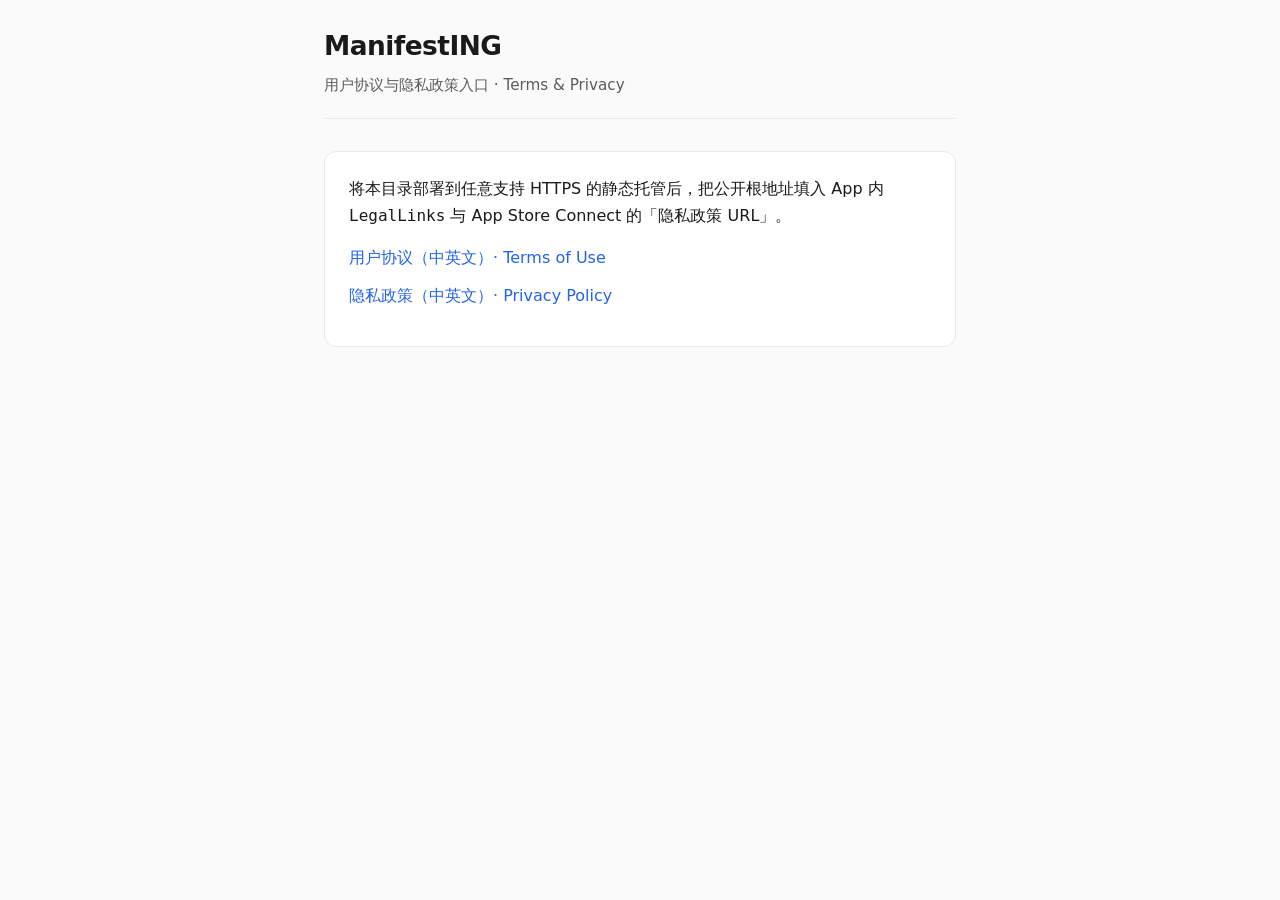
<file: index.html>
<!DOCTYPE html>
<html lang="zh-Hans">
<head>
  <meta charset="utf-8" />
  <meta name="viewport" content="width=device-width, initial-scale=1" />
  <title>ManifestING — Legal</title>
  <link rel="stylesheet" href="styles.css" />
</head>
<body>
  <div class="wrap">
    <header class="doc-header">
      <h1>ManifestING</h1>
      <p class="subtitle">用户协议与隐私政策入口 · Terms &amp; Privacy</p>
    </header>
    <div class="index-card">
      <p class="note" style="margin-top:0">将本目录部署到任意支持 HTTPS 的静态托管后，把公开根地址填入 App 内 <code>LegalLinks</code> 与 App Store Connect 的「隐私政策 URL」。</p>
      <ul>
        <li><a href="terms.html">用户协议（中英文）· Terms of Use</a></li>
        <li><a href="privacy.html">隐私政策（中英文）· Privacy Policy</a></li>
      </ul>
    </div>
  </div>
</body>
</html>
</file>
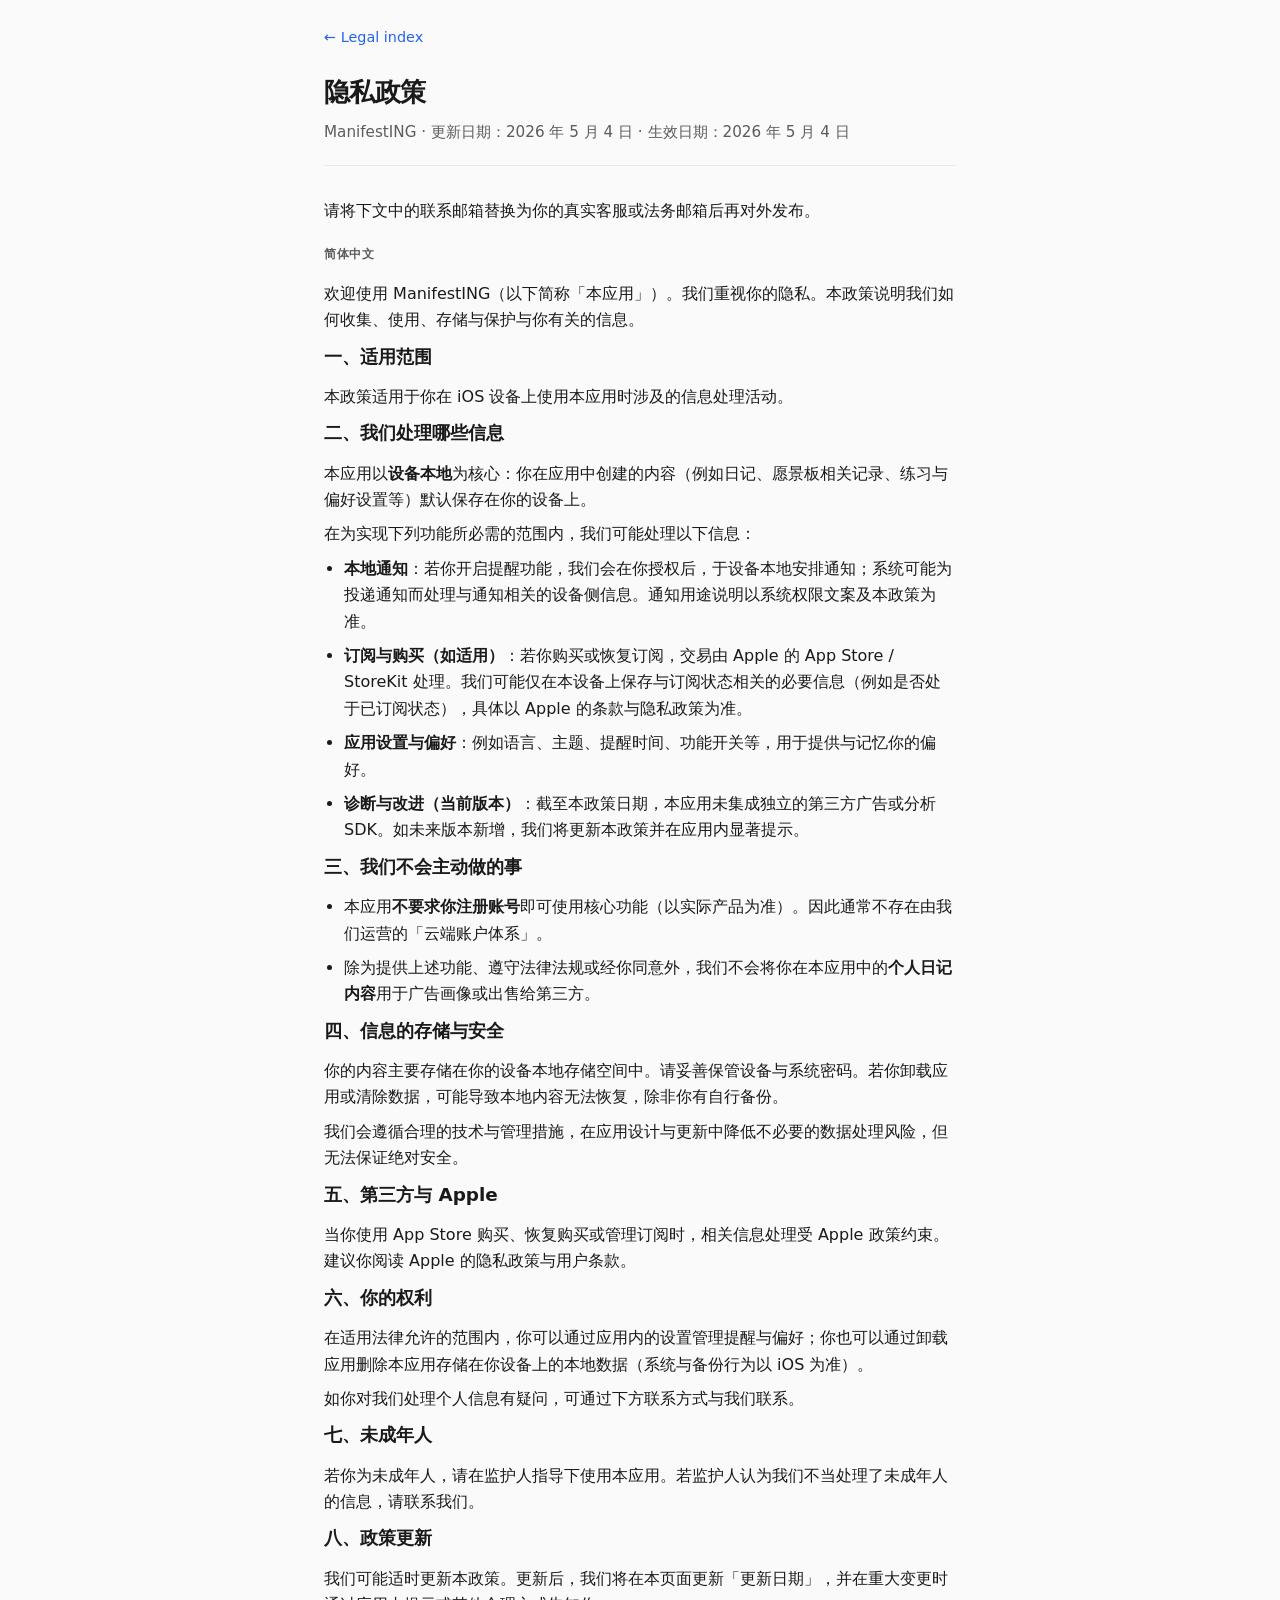
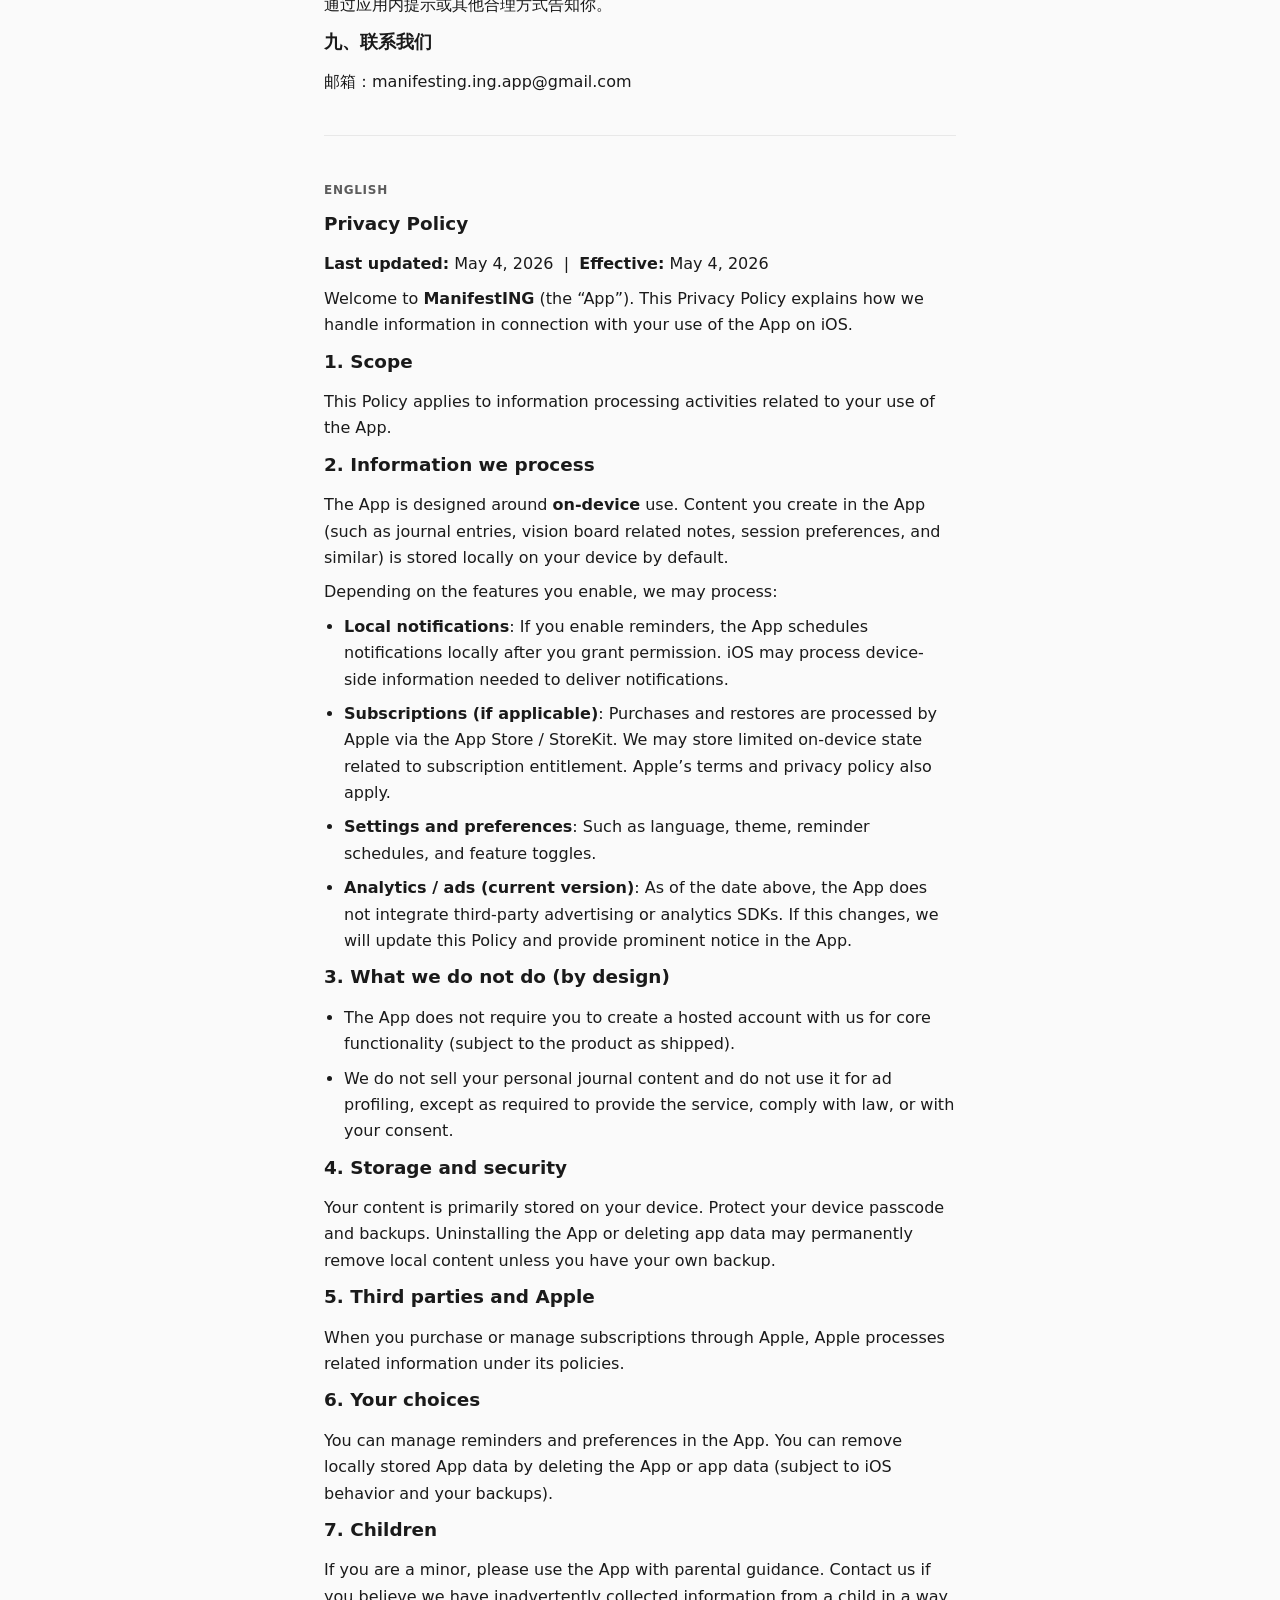
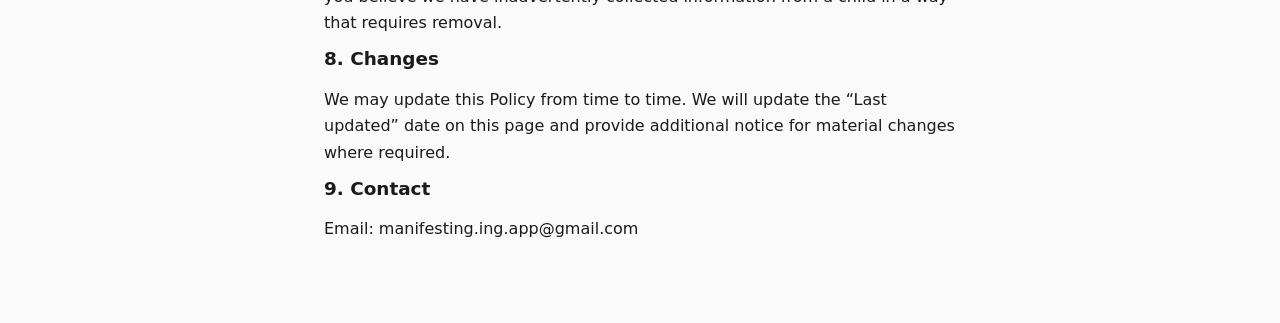
<file: privacy.html>
<!DOCTYPE html>
<html lang="zh-Hans">
<head>
  <meta charset="utf-8" />
  <meta name="viewport" content="width=device-width, initial-scale=1" />
  <title>ManifestING — 隐私政策 · Privacy Policy</title>
  <link rel="stylesheet" href="styles.css" />
</head>
<body>
  <div class="wrap">
    <nav class="back"><a href="index.html">← Legal index</a></nav>
    <header class="doc-header">
      <h1>隐私政策</h1>
      <p class="subtitle">ManifestING · 更新日期：2026 年 5 月 4 日 · 生效日期：2026 年 5 月 4 日</p>
    </header>

    <p class="note" style="margin-top:0">请将下文中的联系邮箱替换为你的真实客服或法务邮箱后再对外发布。</p>

    <section class="block" lang="zh-Hans">
      <span class="lang-label">简体中文</span>
      <p>欢迎使用 ManifestING（以下简称「本应用」）。我们重视你的隐私。本政策说明我们如何收集、使用、存储与保护与你有关的信息。</p>

      <h2>一、适用范围</h2>
      <p>本政策适用于你在 iOS 设备上使用本应用时涉及的信息处理活动。</p>

      <h2>二、我们处理哪些信息</h2>
      <p>本应用以<strong>设备本地</strong>为核心：你在应用中创建的内容（例如日记、愿景板相关记录、练习与偏好设置等）默认保存在你的设备上。</p>
      <p>在为实现下列功能所必需的范围内，我们可能处理以下信息：</p>
      <ul>
        <li><strong>本地通知</strong>：若你开启提醒功能，我们会在你授权后，于设备本地安排通知；系统可能为投递通知而处理与通知相关的设备侧信息。通知用途说明以系统权限文案及本政策为准。</li>
        <li><strong>订阅与购买（如适用）</strong>：若你购买或恢复订阅，交易由 Apple 的 App Store / StoreKit 处理。我们可能仅在本设备上保存与订阅状态相关的必要信息（例如是否处于已订阅状态），具体以 Apple 的条款与隐私政策为准。</li>
        <li><strong>应用设置与偏好</strong>：例如语言、主题、提醒时间、功能开关等，用于提供与记忆你的偏好。</li>
        <li><strong>诊断与改进（当前版本）</strong>：截至本政策日期，本应用未集成独立的第三方广告或分析 SDK。如未来版本新增，我们将更新本政策并在应用内显著提示。</li>
      </ul>

      <h2>三、我们不会主动做的事</h2>
      <ul>
        <li>本应用<strong>不要求你注册账号</strong>即可使用核心功能（以实际产品为准）。因此通常不存在由我们运营的「云端账户体系」。</li>
        <li>除为提供上述功能、遵守法律法规或经你同意外，我们不会将你在本应用中的<strong>个人日记内容</strong>用于广告画像或出售给第三方。</li>
      </ul>

      <h2>四、信息的存储与安全</h2>
      <p>你的内容主要存储在你的设备本地存储空间中。请妥善保管设备与系统密码。若你卸载应用或清除数据，可能导致本地内容无法恢复，除非你有自行备份。</p>
      <p>我们会遵循合理的技术与管理措施，在应用设计与更新中降低不必要的数据处理风险，但无法保证绝对安全。</p>

      <h2>五、第三方与 Apple</h2>
      <p>当你使用 App Store 购买、恢复购买或管理订阅时，相关信息处理受 Apple 政策约束。建议你阅读 Apple 的隐私政策与用户条款。</p>

      <h2>六、你的权利</h2>
      <p>在适用法律允许的范围内，你可以通过应用内的设置管理提醒与偏好；你也可以通过卸载应用删除本应用存储在你设备上的本地数据（系统与备份行为以 iOS 为准）。</p>
      <p>如你对我们处理个人信息有疑问，可通过下方联系方式与我们联系。</p>

      <h2>七、未成年人</h2>
      <p>若你为未成年人，请在监护人指导下使用本应用。若监护人认为我们不当处理了未成年人的信息，请联系我们。</p>

      <h2>八、政策更新</h2>
      <p>我们可能适时更新本政策。更新后，我们将在本页面更新「更新日期」，并在重大变更时通过应用内提示或其他合理方式告知你。</p>

      <h2>九、联系我们</h2>
      <p>邮箱：manifesting.ing.app@gmail.com</p>
    </section>

    <hr class="sep" />

    <section class="block" lang="en">
      <span class="lang-label">English</span>
      <h2>Privacy Policy</h2>
      <p><strong>Last updated:</strong> May 4, 2026 &nbsp;|&nbsp; <strong>Effective:</strong> May 4, 2026</p>
      <p>Welcome to <strong>ManifestING</strong> (the “App”). This Privacy Policy explains how we handle information in connection with your use of the App on iOS.</p>

      <h2>1. Scope</h2>
      <p>This Policy applies to information processing activities related to your use of the App.</p>

      <h2>2. Information we process</h2>
      <p>The App is designed around <strong>on-device</strong> use. Content you create in the App (such as journal entries, vision board related notes, session preferences, and similar) is stored locally on your device by default.</p>
      <p>Depending on the features you enable, we may process:</p>
      <ul>
        <li><strong>Local notifications</strong>: If you enable reminders, the App schedules notifications locally after you grant permission. iOS may process device-side information needed to deliver notifications.</li>
        <li><strong>Subscriptions (if applicable)</strong>: Purchases and restores are processed by Apple via the App Store / StoreKit. We may store limited on-device state related to subscription entitlement. Apple’s terms and privacy policy also apply.</li>
        <li><strong>Settings and preferences</strong>: Such as language, theme, reminder schedules, and feature toggles.</li>
        <li><strong>Analytics / ads (current version)</strong>: As of the date above, the App does not integrate third-party advertising or analytics SDKs. If this changes, we will update this Policy and provide prominent notice in the App.</li>
      </ul>

      <h2>3. What we do not do (by design)</h2>
      <ul>
        <li>The App does not require you to create a hosted account with us for core functionality (subject to the product as shipped).</li>
        <li>We do not sell your personal journal content and do not use it for ad profiling, except as required to provide the service, comply with law, or with your consent.</li>
      </ul>

      <h2>4. Storage and security</h2>
      <p>Your content is primarily stored on your device. Protect your device passcode and backups. Uninstalling the App or deleting app data may permanently remove local content unless you have your own backup.</p>

      <h2>5. Third parties and Apple</h2>
      <p>When you purchase or manage subscriptions through Apple, Apple processes related information under its policies.</p>

      <h2>6. Your choices</h2>
      <p>You can manage reminders and preferences in the App. You can remove locally stored App data by deleting the App or app data (subject to iOS behavior and your backups).</p>

      <h2>7. Children</h2>
      <p>If you are a minor, please use the App with parental guidance. Contact us if you believe we have inadvertently collected information from a child in a way that requires removal.</p>

      <h2>8. Changes</h2>
      <p>We may update this Policy from time to time. We will update the “Last updated” date on this page and provide additional notice for material changes where required.</p>

      <h2>9. Contact</h2>
      <p>Email: manifesting.ing.app@gmail.com</p>
    </section>
  </div>
</body>
</html>
</file>
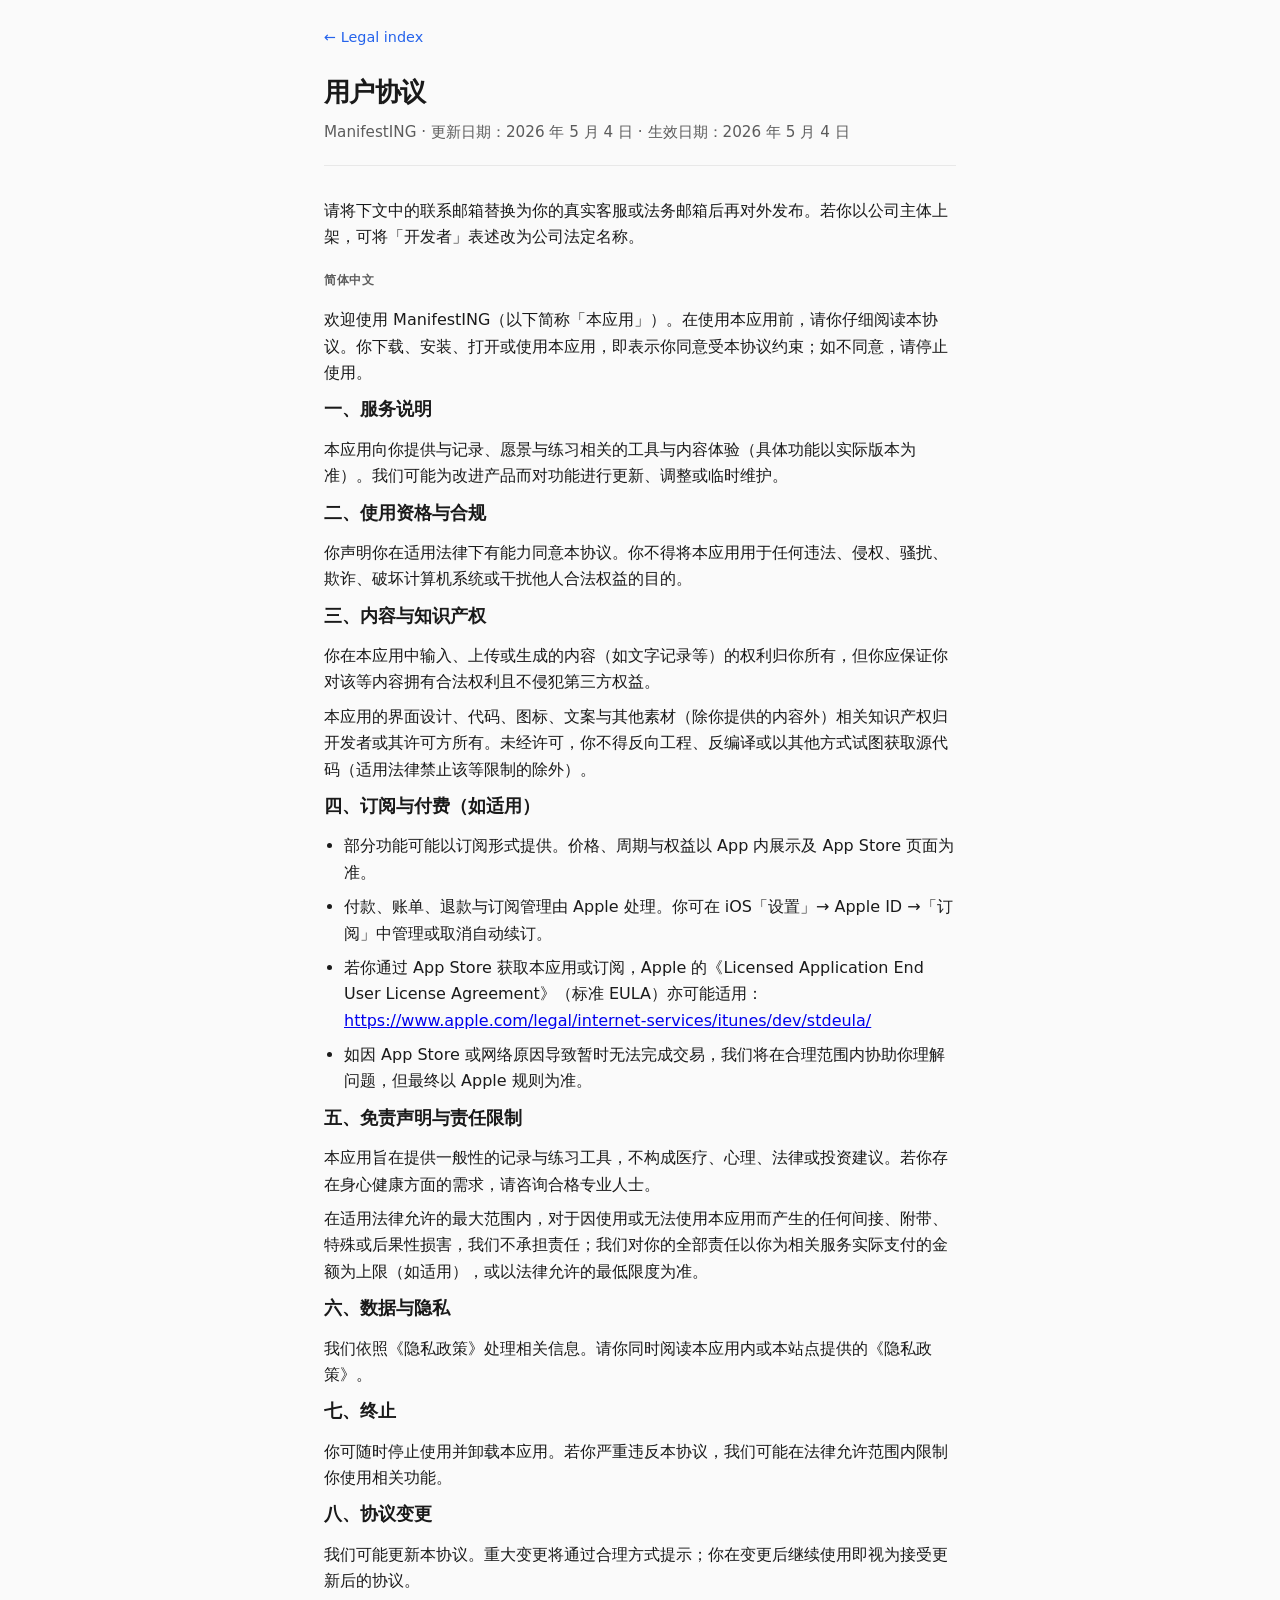
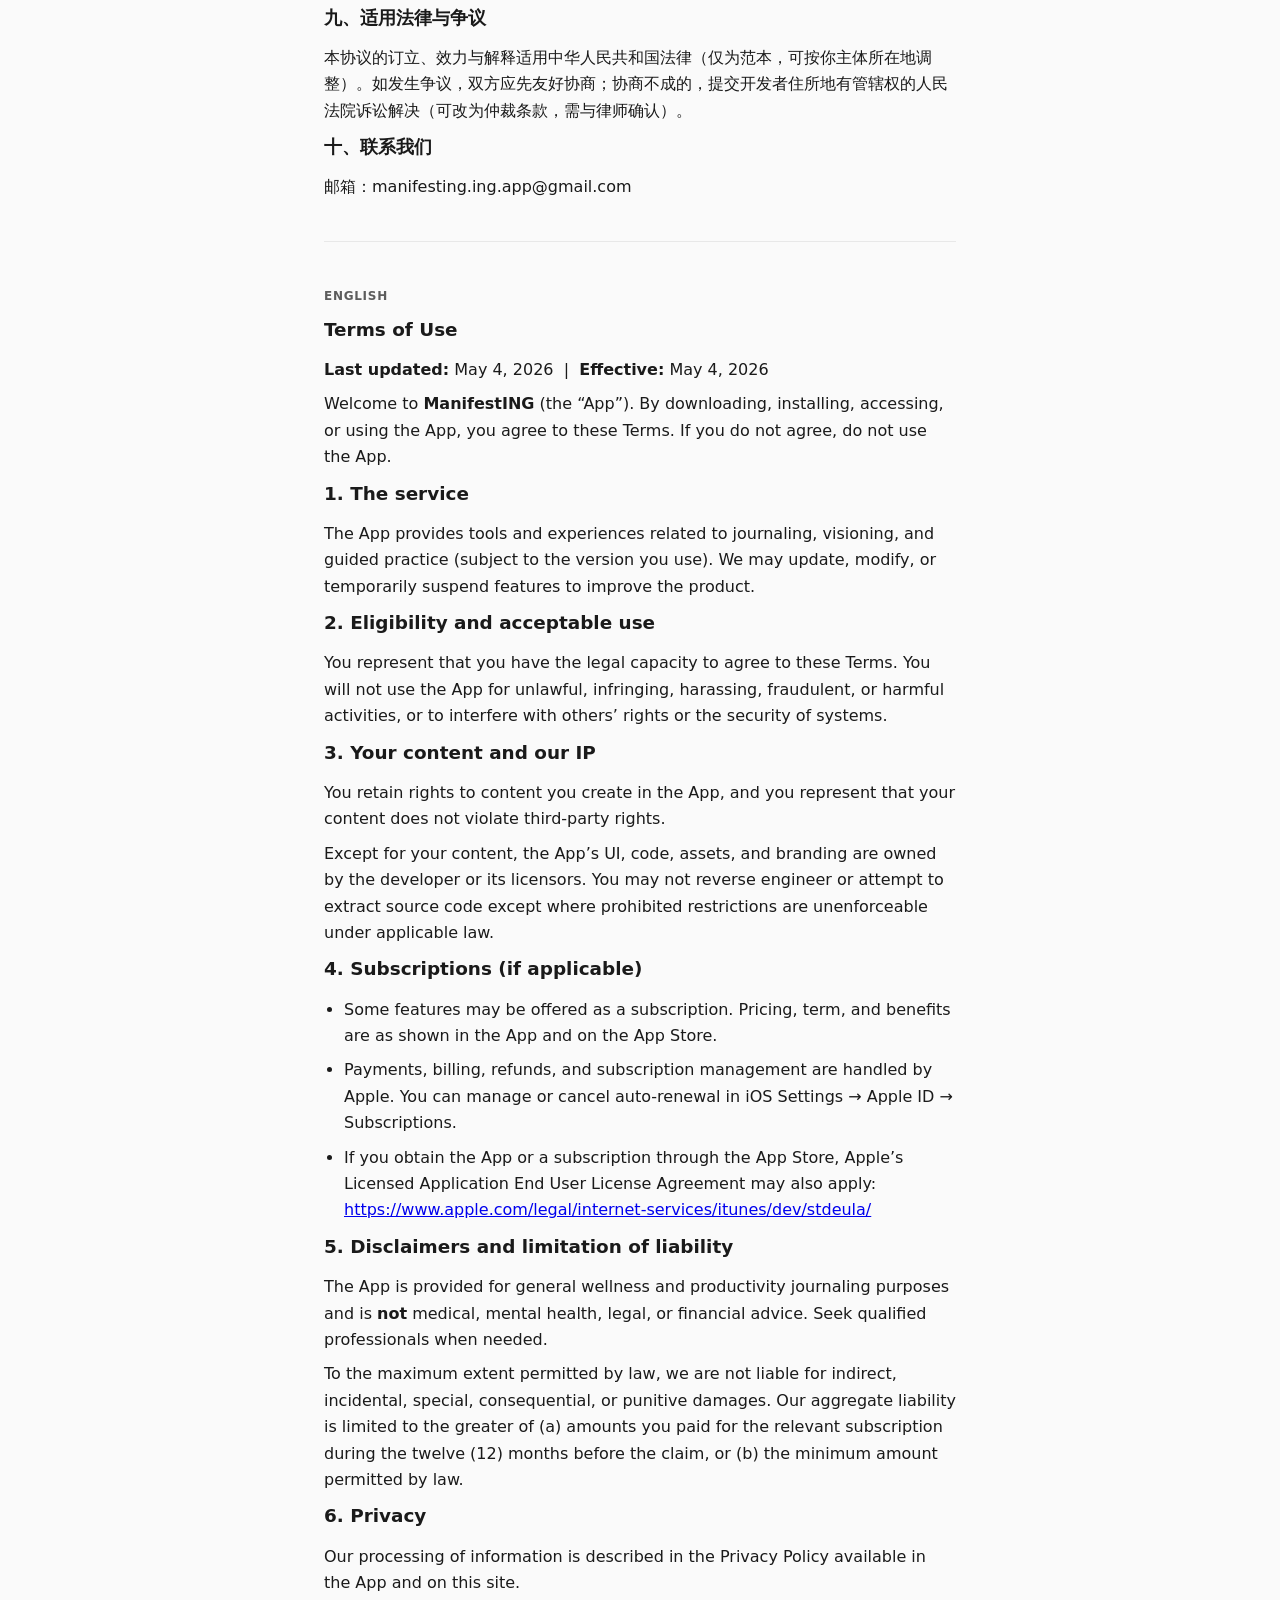
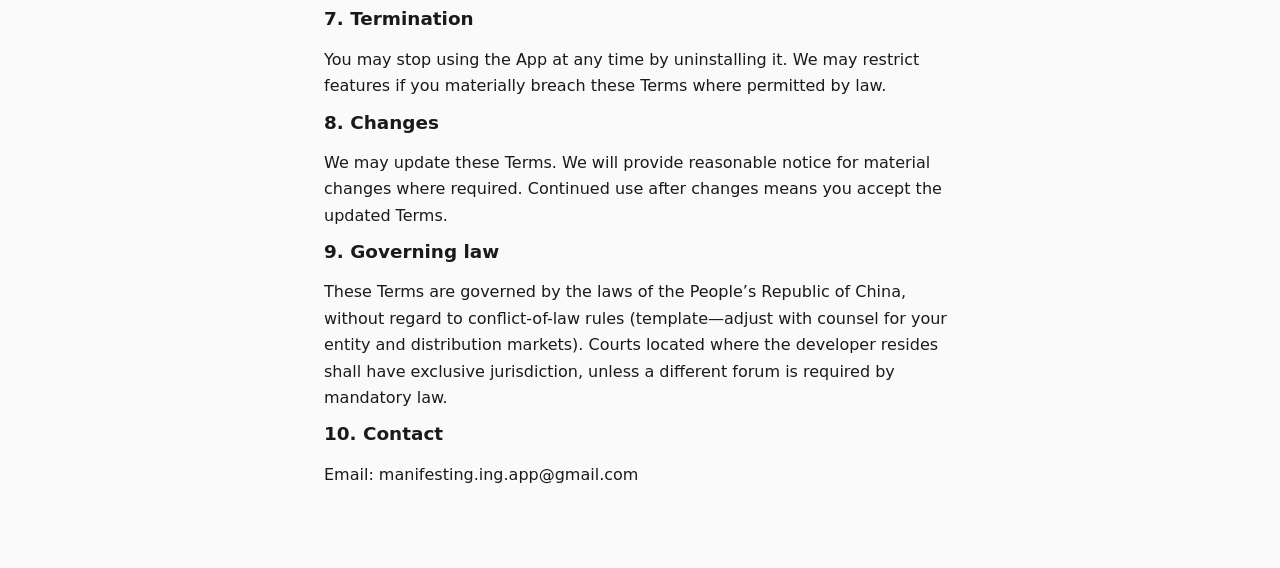
<file: terms.html>
<!DOCTYPE html>
<html lang="zh-Hans">
<head>
  <meta charset="utf-8" />
  <meta name="viewport" content="width=device-width, initial-scale=1" />
  <title>ManifestING — 用户协议 · Terms of Use</title>
  <link rel="stylesheet" href="styles.css" />
</head>
<body>
  <div class="wrap">
    <nav class="back"><a href="index.html">← Legal index</a></nav>
    <header class="doc-header">
      <h1>用户协议</h1>
      <p class="subtitle">ManifestING · 更新日期：2026 年 5 月 4 日 · 生效日期：2026 年 5 月 4 日</p>
    </header>

    <p class="note" style="margin-top:0">请将下文中的联系邮箱替换为你的真实客服或法务邮箱后再对外发布。若你以公司主体上架，可将「开发者」表述改为公司法定名称。</p>

    <section class="block" lang="zh-Hans">
      <span class="lang-label">简体中文</span>
      <p>欢迎使用 ManifestING（以下简称「本应用」）。在使用本应用前，请你仔细阅读本协议。你下载、安装、打开或使用本应用，即表示你同意受本协议约束；如不同意，请停止使用。</p>

      <h2>一、服务说明</h2>
      <p>本应用向你提供与记录、愿景与练习相关的工具与内容体验（具体功能以实际版本为准）。我们可能为改进产品而对功能进行更新、调整或临时维护。</p>

      <h2>二、使用资格与合规</h2>
      <p>你声明你在适用法律下有能力同意本协议。你不得将本应用用于任何违法、侵权、骚扰、欺诈、破坏计算机系统或干扰他人合法权益的目的。</p>

      <h2>三、内容与知识产权</h2>
      <p>你在本应用中输入、上传或生成的内容（如文字记录等）的权利归你所有，但你应保证你对该等内容拥有合法权利且不侵犯第三方权益。</p>
      <p>本应用的界面设计、代码、图标、文案与其他素材（除你提供的内容外）相关知识产权归开发者或其许可方所有。未经许可，你不得反向工程、反编译或以其他方式试图获取源代码（适用法律禁止该等限制的除外）。</p>

      <h2>四、订阅与付费（如适用）</h2>
      <ul>
        <li>部分功能可能以订阅形式提供。价格、周期与权益以 App 内展示及 App Store 页面为准。</li>
        <li>付款、账单、退款与订阅管理由 Apple 处理。你可在 iOS「设置」→ Apple ID →「订阅」中管理或取消自动续订。</li>
        <li>若你通过 App Store 获取本应用或订阅，Apple 的《Licensed Application End User License Agreement》（标准 EULA）亦可能适用：<a href="https://www.apple.com/legal/internet-services/itunes/dev/stdeula/">https://www.apple.com/legal/internet-services/itunes/dev/stdeula/</a></li>
        <li>如因 App Store 或网络原因导致暂时无法完成交易，我们将在合理范围内协助你理解问题，但最终以 Apple 规则为准。</li>
      </ul>

      <h2>五、免责声明与责任限制</h2>
      <p>本应用旨在提供一般性的记录与练习工具，不构成医疗、心理、法律或投资建议。若你存在身心健康方面的需求，请咨询合格专业人士。</p>
      <p>在适用法律允许的最大范围内，对于因使用或无法使用本应用而产生的任何间接、附带、特殊或后果性损害，我们不承担责任；我们对你的全部责任以你为相关服务实际支付的金额为上限（如适用），或以法律允许的最低限度为准。</p>

      <h2>六、数据与隐私</h2>
      <p>我们依照《隐私政策》处理相关信息。请你同时阅读本应用内或本站点提供的《隐私政策》。</p>

      <h2>七、终止</h2>
      <p>你可随时停止使用并卸载本应用。若你严重违反本协议，我们可能在法律允许范围内限制你使用相关功能。</p>

      <h2>八、协议变更</h2>
      <p>我们可能更新本协议。重大变更将通过合理方式提示；你在变更后继续使用即视为接受更新后的协议。</p>

      <h2>九、适用法律与争议</h2>
      <p>本协议的订立、效力与解释适用中华人民共和国法律（仅为范本，可按你主体所在地调整）。如发生争议，双方应先友好协商；协商不成的，提交开发者住所地有管辖权的人民法院诉讼解决（可改为仲裁条款，需与律师确认）。</p>

      <h2>十、联系我们</h2>
      <p>邮箱：manifesting.ing.app@gmail.com</p>
    </section>

    <hr class="sep" />

    <section class="block" lang="en">
      <span class="lang-label">English</span>
      <h2>Terms of Use</h2>
      <p><strong>Last updated:</strong> May 4, 2026 &nbsp;|&nbsp; <strong>Effective:</strong> May 4, 2026</p>
      <p>Welcome to <strong>ManifestING</strong> (the “App”). By downloading, installing, accessing, or using the App, you agree to these Terms. If you do not agree, do not use the App.</p>

      <h2>1. The service</h2>
      <p>The App provides tools and experiences related to journaling, visioning, and guided practice (subject to the version you use). We may update, modify, or temporarily suspend features to improve the product.</p>

      <h2>2. Eligibility and acceptable use</h2>
      <p>You represent that you have the legal capacity to agree to these Terms. You will not use the App for unlawful, infringing, harassing, fraudulent, or harmful activities, or to interfere with others’ rights or the security of systems.</p>

      <h2>3. Your content and our IP</h2>
      <p>You retain rights to content you create in the App, and you represent that your content does not violate third-party rights.</p>
      <p>Except for your content, the App’s UI, code, assets, and branding are owned by the developer or its licensors. You may not reverse engineer or attempt to extract source code except where prohibited restrictions are unenforceable under applicable law.</p>

      <h2>4. Subscriptions (if applicable)</h2>
      <ul>
        <li>Some features may be offered as a subscription. Pricing, term, and benefits are as shown in the App and on the App Store.</li>
        <li>Payments, billing, refunds, and subscription management are handled by Apple. You can manage or cancel auto-renewal in iOS Settings → Apple ID → Subscriptions.</li>
        <li>If you obtain the App or a subscription through the App Store, Apple’s Licensed Application End User License Agreement may also apply: <a href="https://www.apple.com/legal/internet-services/itunes/dev/stdeula/">https://www.apple.com/legal/internet-services/itunes/dev/stdeula/</a></li>
      </ul>

      <h2>5. Disclaimers and limitation of liability</h2>
      <p>The App is provided for general wellness and productivity journaling purposes and is <strong>not</strong> medical, mental health, legal, or financial advice. Seek qualified professionals when needed.</p>
      <p>To the maximum extent permitted by law, we are not liable for indirect, incidental, special, consequential, or punitive damages. Our aggregate liability is limited to the greater of (a) amounts you paid for the relevant subscription during the twelve (12) months before the claim, or (b) the minimum amount permitted by law.</p>

      <h2>6. Privacy</h2>
      <p>Our processing of information is described in the Privacy Policy available in the App and on this site.</p>

      <h2>7. Termination</h2>
      <p>You may stop using the App at any time by uninstalling it. We may restrict features if you materially breach these Terms where permitted by law.</p>

      <h2>8. Changes</h2>
      <p>We may update these Terms. We will provide reasonable notice for material changes where required. Continued use after changes means you accept the updated Terms.</p>

      <h2>9. Governing law</h2>
      <p>These Terms are governed by the laws of the People’s Republic of China, without regard to conflict-of-law rules (template—adjust with counsel for your entity and distribution markets). Courts located where the developer resides shall have exclusive jurisdiction, unless a different forum is required by mandatory law.</p>

      <h2>10. Contact</h2>
      <p>Email: manifesting.ing.app@gmail.com</p>
    </section>
  </div>
</body>
</html>
</file>
<file: styles.css>
:root {
  color-scheme: light dark;
  --text: #1a1a1a;
  --muted: #5c5c5c;
  --bg: #fafafa;
  --card: #ffffff;
  --border: #e8e8e8;
  --link: #2563eb;
}

@media (prefers-color-scheme: dark) {
  :root {
    --text: #f2f2f2;
    --muted: #a3a3a3;
    --bg: #121212;
    --card: #1c1c1c;
    --border: #2e2e2e;
    --link: #60a5fa;
  }
}

* {
  box-sizing: border-box;
}

html {
  font-size: 16px;
  -webkit-text-size-adjust: 100%;
}

body {
  margin: 0;
  padding: 0;
  font-family: system-ui, -apple-system, "Segoe UI", Roboto, "Helvetica Neue", Arial, "PingFang SC", "Hiragino Sans GB", "Microsoft YaHei", sans-serif;
  line-height: 1.65;
  color: var(--text);
  background: var(--bg);
}

.wrap {
  max-width: 42rem;
  margin: 0 auto;
  padding: 1.5rem 1.25rem 3rem;
}

header.doc-header {
  margin-bottom: 2rem;
  padding-bottom: 1.25rem;
  border-bottom: 1px solid var(--border);
}

header.doc-header h1 {
  margin: 0 0 0.35rem;
  font-size: 1.65rem;
  font-weight: 700;
  letter-spacing: -0.02em;
}

header.doc-header .subtitle {
  margin: 0;
  font-size: 0.95rem;
  color: var(--muted);
}

nav.back {
  margin-bottom: 1.25rem;
}

nav.back a {
  font-size: 0.9rem;
  color: var(--link);
  text-decoration: none;
}

nav.back a:hover {
  text-decoration: underline;
}

section.block {
  margin-bottom: 2rem;
}

section.block h2 {
  margin: 0 0 0.75rem;
  font-size: 1.15rem;
  font-weight: 650;
}

section.block h3 {
  margin: 1.25rem 0 0.5rem;
  font-size: 1rem;
  font-weight: 600;
}

section.block p,
section.block li {
  margin: 0.5rem 0;
  color: var(--text);
}

section.block ul {
  margin: 0.5rem 0;
  padding-left: 1.25rem;
}

section.block .note {
  font-size: 0.9rem;
  color: var(--muted);
  padding: 0.75rem 1rem;
  background: var(--card);
  border: 1px solid var(--border);
  border-radius: 8px;
}

hr.sep {
  border: none;
  border-top: 1px solid var(--border);
  margin: 2.5rem 0;
}

.lang-label {
  display: inline-block;
  font-size: 0.75rem;
  font-weight: 600;
  text-transform: uppercase;
  letter-spacing: 0.06em;
  color: var(--muted);
  margin-bottom: 0.5rem;
}

.index-card {
  background: var(--card);
  border: 1px solid var(--border);
  border-radius: 12px;
  padding: 1.5rem;
  margin-top: 1rem;
}

.index-card ul {
  list-style: none;
  padding: 0;
  margin: 0;
}

.index-card li {
  margin: 0.75rem 0;
}

.index-card a {
  color: var(--link);
  font-weight: 500;
  text-decoration: none;
}

.index-card a:hover {
  text-decoration: underline;
}
</file>
